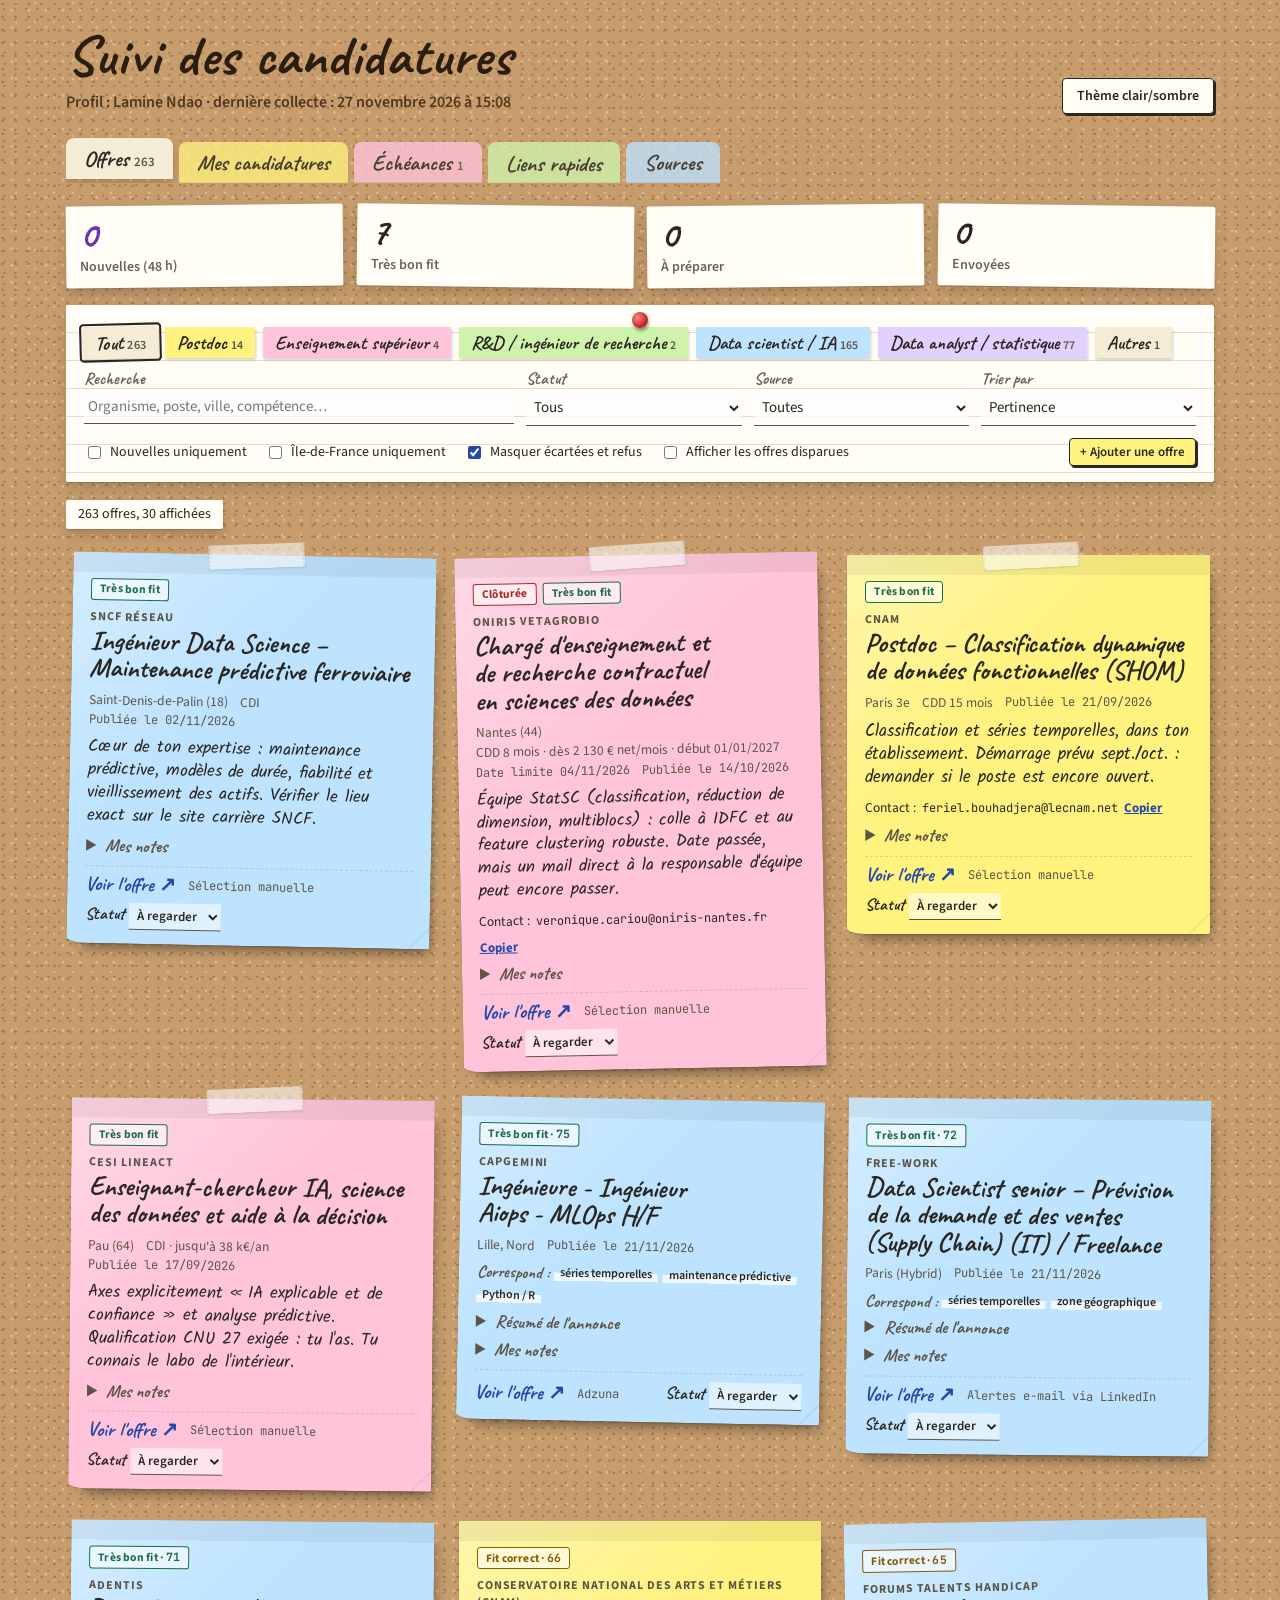
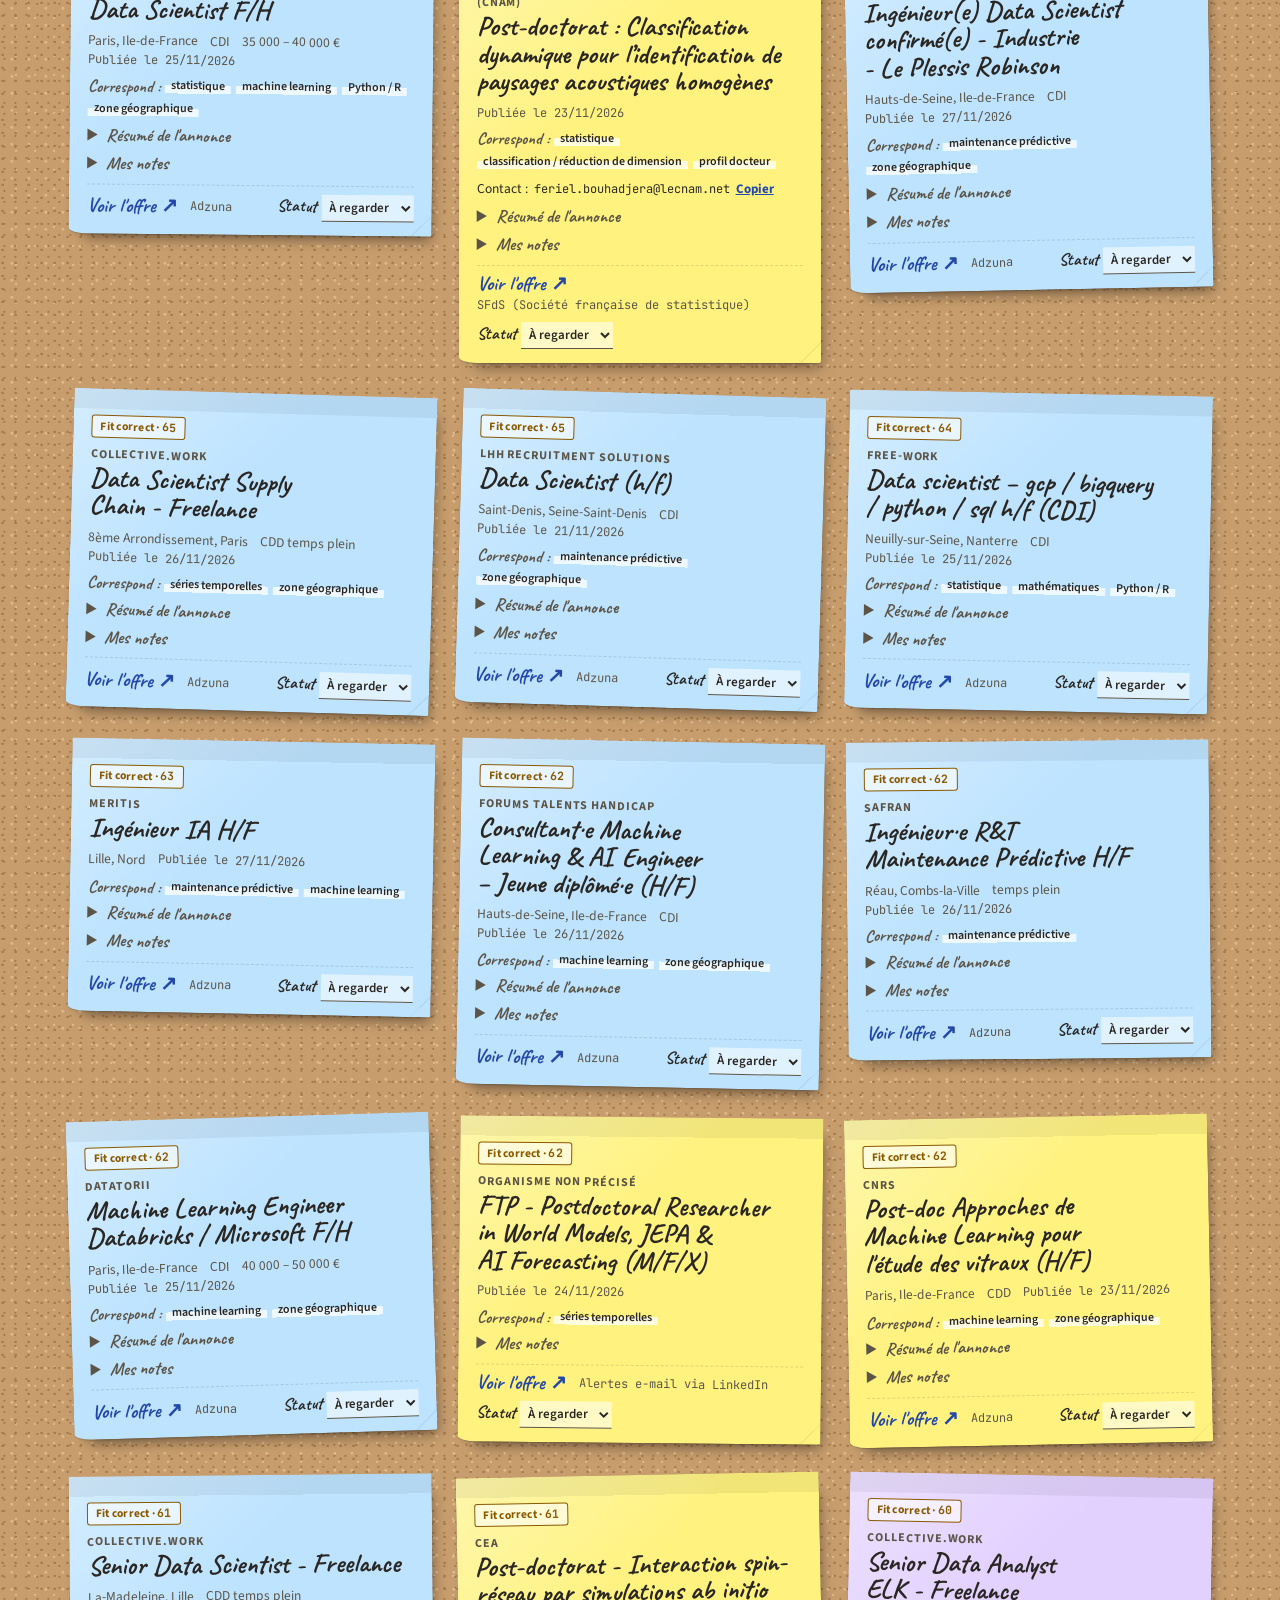
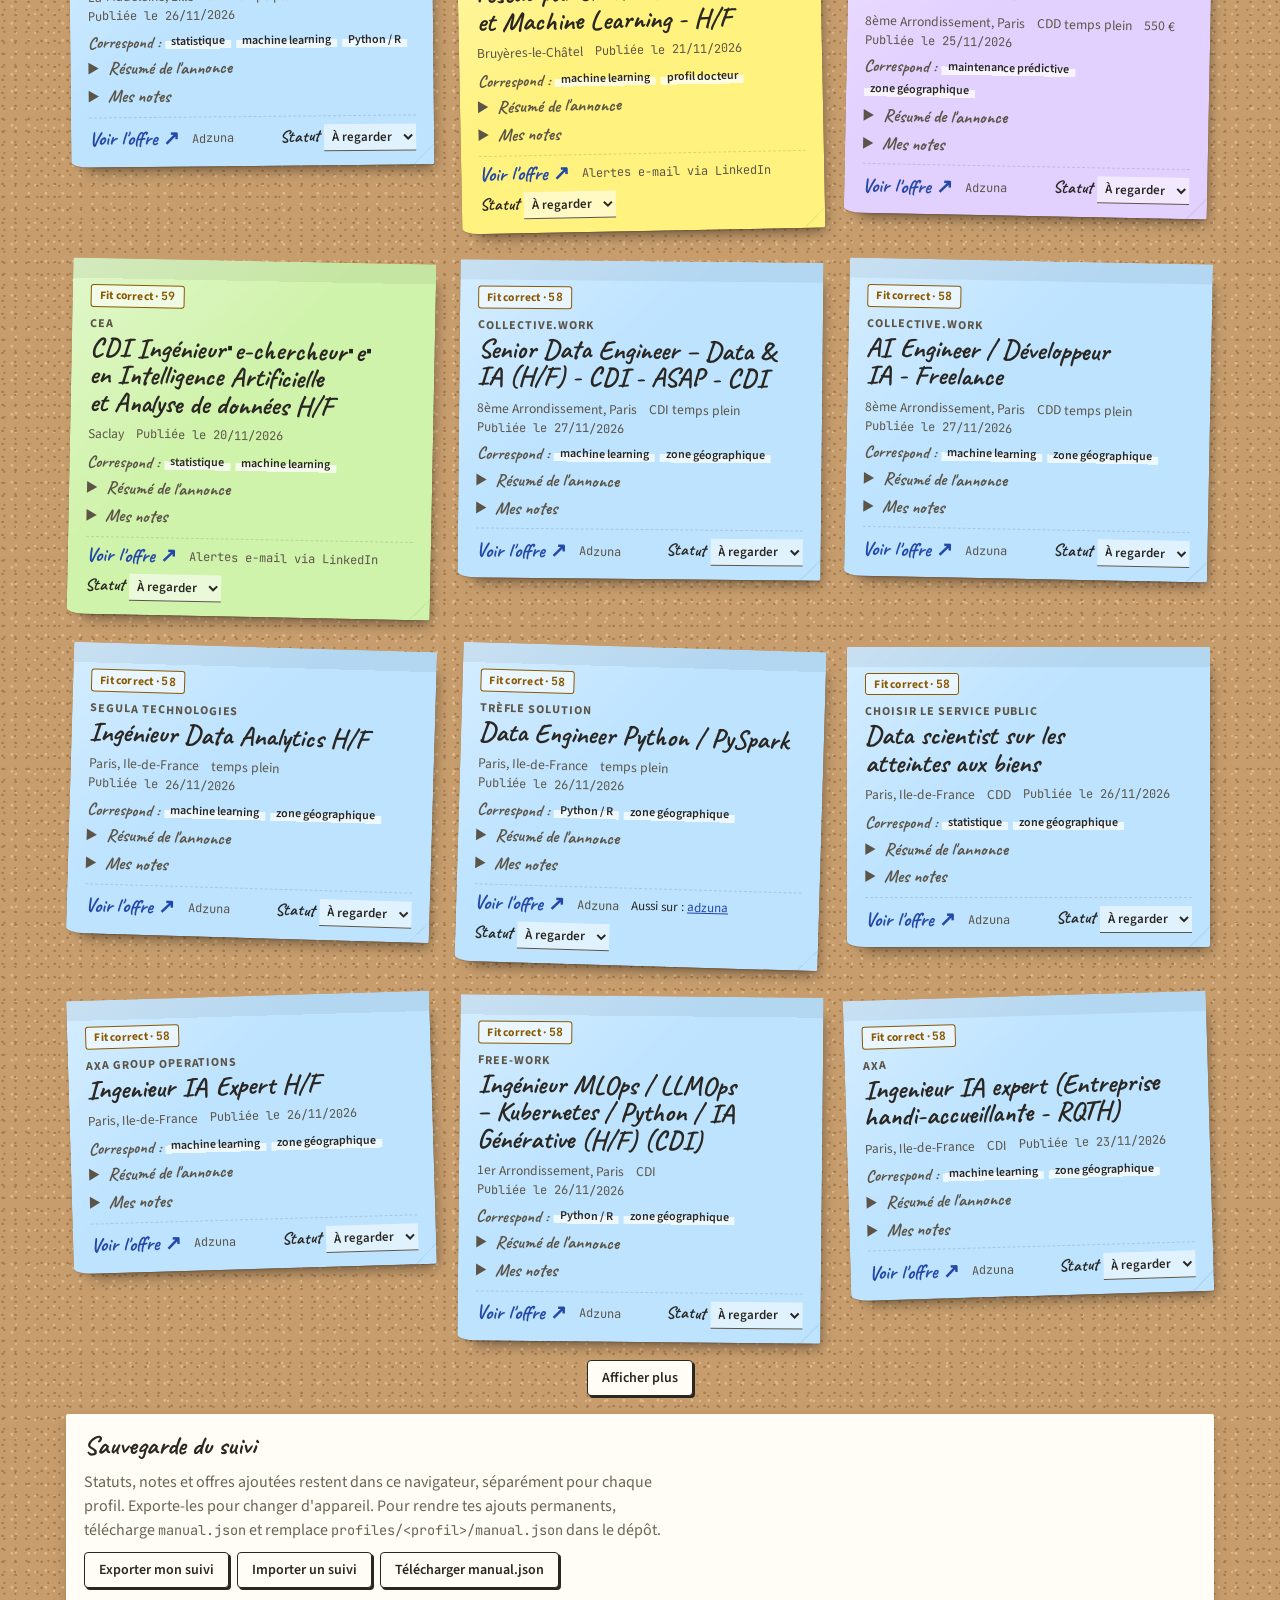
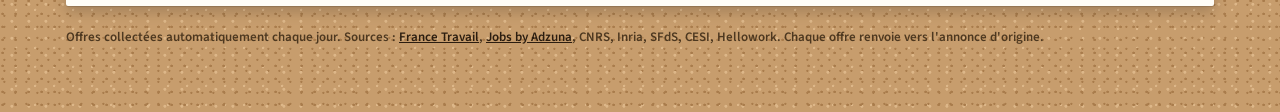
<file: index.html>
<!doctype html>
<html lang="fr">
<head>
  <meta charset="utf-8">
  <meta name="viewport" content="width=device-width, initial-scale=1">
  <title>Suivi des candidatures</title>
  <meta name="description" content="Radar d'offres d'emploi et suivi des candidatures, par profil.">
  <link rel="icon" type="image/png" sizes="32x32" href="[data-uri]">
  <link rel="alternate icon" href="favicon.ico?v=3">
  <link rel="apple-touch-icon" href="apple-touch-icon.png?v=2">
  <meta name="theme-color" content="#c79d6d">
  <link rel="preconnect" href="https://fonts.googleapis.com">
  <link rel="stylesheet" href="https://fonts.googleapis.com/css2?family=Caveat:wght@600;700&family=Kalam:wght@400;700&family=Source+Sans+3:wght@400;600&family=JetBrains+Mono:wght@500&display=swap">
  <link rel="stylesheet" href="styles.css">
</head>
<body>
  <div class="wrap">
    <header class="top">
      <div class="brand">
        <h1>Suivi des candidatures</h1>
        <p class="lede" id="updated">Chargement…</p>
      </div>
      <div class="actions">
        <label class="field inline" id="profile-wrap" hidden><span>Profil</span><select id="profile"></select></label>
        <button class="btn" id="btn-theme" type="button">Thème clair/sombre</button>
      </div>
    </header>

    <nav class="tabs" role="tablist" aria-label="Sections">
      <button role="tab" class="tab" id="tab-offres" data-tab="offres" aria-selected="true">Offres <small id="n-offres"></small></button>
      <button role="tab" class="tab" id="tab-candidatures" data-tab="candidatures" aria-selected="false">Mes candidatures <small id="n-candidatures"></small></button>
      <button role="tab" class="tab" id="tab-echeances" data-tab="echeances" aria-selected="false">Échéances <small id="n-echeances"></small></button>
      <button role="tab" class="tab" id="tab-liens" data-tab="liens" aria-selected="false">Liens rapides</button>
      <button role="tab" class="tab" id="tab-sources" data-tab="sources" aria-selected="false">Sources <small id="n-sources"></small></button>
    </nav>

    <div id="error" class="error" hidden></div>

    <!-- OFFRES -->
    <section id="panel-offres" class="panel" role="tabpanel" aria-labelledby="tab-offres">
      <div class="stats" id="stats"></div>
      <div class="toolbar">
        <div class="chips" role="group" aria-label="Catégorie" id="chips"></div>
        <div class="controls">
          <label class="field grow"><span>Recherche</span><input type="search" id="q" placeholder="Organisme, poste, ville, compétence…"></label>
          <label class="field"><span>Statut</span><select id="f-status"></select></label>
          <label class="field"><span>Source</span><select id="f-source"></select></label>
          <label class="field"><span>Trier par</span>
            <select id="sort">
              <option value="score">Pertinence</option>
              <option value="recent">Plus récentes</option>
              <option value="deadline">Date limite</option>
            </select>
          </label>
        </div>
        <div class="toggles">
          <label><input type="checkbox" id="f-new"> Nouvelles uniquement</label>
          <label><input type="checkbox" id="f-idf"> Île-de-France uniquement</label>
          <label><input type="checkbox" id="f-hide" checked> Masquer écartées et refus</label>
          <label><input type="checkbox" id="f-gone"> Afficher les offres disparues</label>
          <button class="btn small primary" id="btn-add" type="button">+ Ajouter une offre</button>
        </div>
      </div>
      <p class="count" id="count" aria-live="polite"></p>
      <div class="list" id="list"></div>
      <div class="more-wrap"><button class="btn" id="btn-more" type="button" hidden>Afficher plus</button></div>

      <section class="data-tools">
        <h2>Sauvegarde du suivi</h2>
        <p>Statuts, notes et offres ajoutées restent dans ce navigateur, séparément pour chaque profil. Exporte-les pour changer d'appareil. Pour rendre tes ajouts permanents, télécharge <code>manual.json</code> et remplace <code>profiles/&lt;profil&gt;/manual.json</code> dans le dépôt.</p>
        <div class="row">
          <button class="btn" id="btn-export" type="button">Exporter mon suivi</button>
          <label class="btn" for="file-import">Importer un suivi</label>
          <input type="file" id="file-import" accept="application/json" hidden>
          <button class="btn" id="btn-manual" type="button">Télécharger manual.json</button>
        </div>
      </section>
    </section>

    <!-- MES CANDIDATURES -->
    <section id="panel-candidatures" class="panel" role="tabpanel" aria-labelledby="tab-candidatures" hidden>
      <p class="intro">Fais glisser un post-it d'une colonne à l'autre (ou utilise les flèches ‹ ›). Une candidature envoyée depuis plus de 14 jours affiche « Relancer ? ».</p>
      <div class="board-wrap"><div class="board" id="board"></div></div>
    </section>

    <!-- ÉCHÉANCES -->
    <section id="panel-echeances" class="panel" role="tabpanel" aria-labelledby="tab-echeances" hidden>
      <p class="intro">Concours et campagnes à date fixe. À modifier dans la rubrique <code>echeances</code> du fichier de profil.</p>
      <ol class="timeline" id="echeances"></ol>
    </section>

    <!-- LIENS -->
    <section id="panel-liens" class="panel" role="tabpanel" aria-labelledby="tab-liens" hidden>
      <section class="sheet bookmarklet">
        <h2>Bouton « Ajouter au radar »</h2>
        <p>Glisse ce bouton dans la barre de favoris de ton navigateur. Sur n'importe quelle page d'offre (LinkedIn, site d'une école, page d'un labo…), un clic ouvre le radar avec le formulaire déjà rempli : titre, lien et, si tu en as sélectionné un, le passage de texte.</p>
        <p class="row"><a class="btn primary" id="bookmarklet" href="#" draggable="true">＋ Radar</a><span class="hint">← à faire glisser dans la barre de favoris (ne pas cliquer ici)</span></p>
        <p>Si le glisser-déposer ne marche pas : <button class="btn small" id="btn-bm-copy" type="button">Copier le code du favori</button>, crée un nouveau favori et colle ce code à la place de son adresse (URL).</p>
      </section>
      <p class="intro">Sites que le radar ne peut pas lire automatiquement : à consulter à la main, ou à brancher via leurs alertes e-mail.</p>
      <div class="link-groups" id="liens"></div>
    </section>

    <!-- SOURCES -->
    <section id="panel-sources" class="panel" role="tabpanel" aria-labelledby="tab-sources" hidden>
      <p class="intro" id="sources-intro"></p>
      <div class="table-wrap"><table class="sources" id="sources"></table></div>
    </section>

    <footer class="foot-note">
      Offres collectées automatiquement chaque jour. Sources : <a href="https://www.francetravail.fr" target="_blank" rel="noopener">France Travail</a>,
      <a href="https://www.adzuna.fr" target="_blank" rel="noopener">Jobs by Adzuna</a>, CNRS, Inria, SFdS, CESI, Hellowork.
      Chaque offre renvoie vers l'annonce d'origine.
    </footer>
  </div>

  <dialog id="dlg">
    <form id="form">
      <h2>Nouvelle offre</h2>
      <div class="grid">
        <label class="field full"><span>Intitulé du poste *</span><input id="i-title" required></label>
        <label class="field"><span>Organisme *</span><input id="i-org" required></label>
        <label class="field"><span>Lieu</span><input id="i-location"></label>
        <label class="field"><span>Catégorie</span><select id="i-category"></select></label>
        <label class="field"><span>Pertinence</span>
          <select id="i-fit"><option value="hi">Très bon fit</option><option value="mid" selected>Fit correct</option><option value="lo">Fit partiel</option></select>
        </label>
        <label class="field"><span>Contrat</span><input id="i-contract" placeholder="CDI, CDD 24 mois…"></label>
        <label class="field"><span>Date limite</span><input type="date" id="i-deadline"></label>
        <label class="field full"><span>Lien de l'offre</span><input type="url" id="i-url" placeholder="https://…"></label>
        <label class="field full"><span>Contact</span><input id="i-contact" placeholder="nom@exemple.fr"></label>
        <label class="field full"><span>Pourquoi ça colle</span><textarea id="i-why" rows="3"></textarea></label>
      </div>
      <div class="row end">
        <button class="btn" type="button" id="btn-cancel">Annuler</button>
        <button class="btn primary" type="submit">Enregistrer</button>
      </div>
    </form>
  </dialog>

  <div class="toast" id="toast" role="status" hidden></div>
  <script src="app.js"></script>
</body>
</html>
</file>
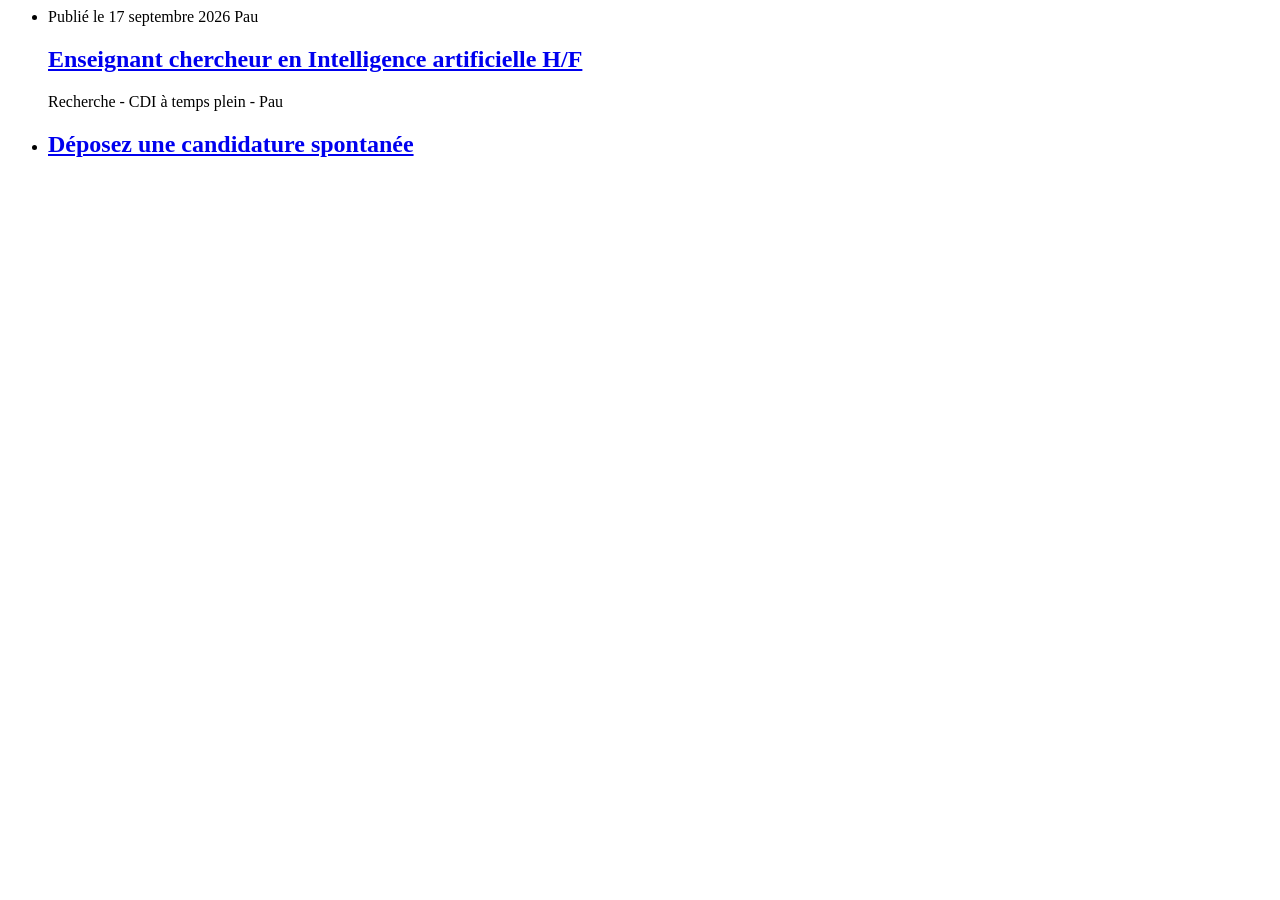
<file: tests/fixtures/cesi.html>
<html><body><ul>
<li><p>Publié le 17 septembre 2026 Pau</p><h2><a href="https://lineact.cesi.fr/recrutement/enseignant-chercheur-ia-fr">Enseignant chercheur en Intelligence artificielle H/F</a></h2><p>Recherche - CDI à temps plein - Pau</p></li>
<li><h2><a href="https://cesi.recruitee.com/o/candidature-spontanee/c/new">Déposez une candidature spontanée</a></h2></li>
</ul></body></html>
</file>
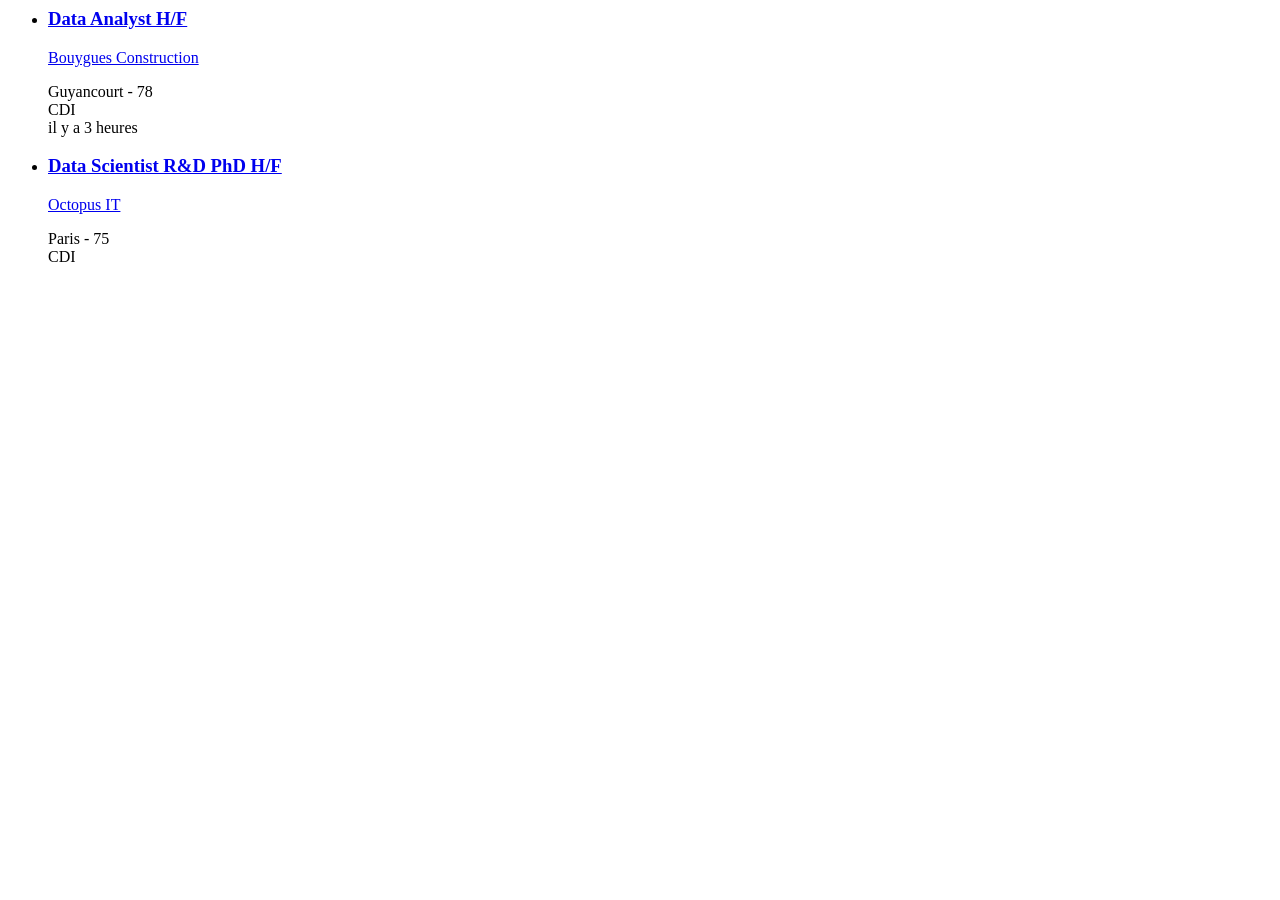
<file: tests/fixtures/hellowork.html>
<html><body><ul>
<li><div><a href="/fr-fr/emplois/71350536.html" title="Data Analyst H/F"><h3>Data Analyst H/F</h3><p>Bouygues Construction</p></a>
<div>Guyancourt - 78</div><div>CDI</div><div>il y a 3 heures</div></div></li>
<li><div><a href="/fr-fr/emplois/71350999.html"><h3>Data Scientist R&amp;D PhD H/F</h3><p>Octopus IT</p></a>
<div>Paris - 75</div><div>CDI</div></div></li>
</ul></body></html>
</file>
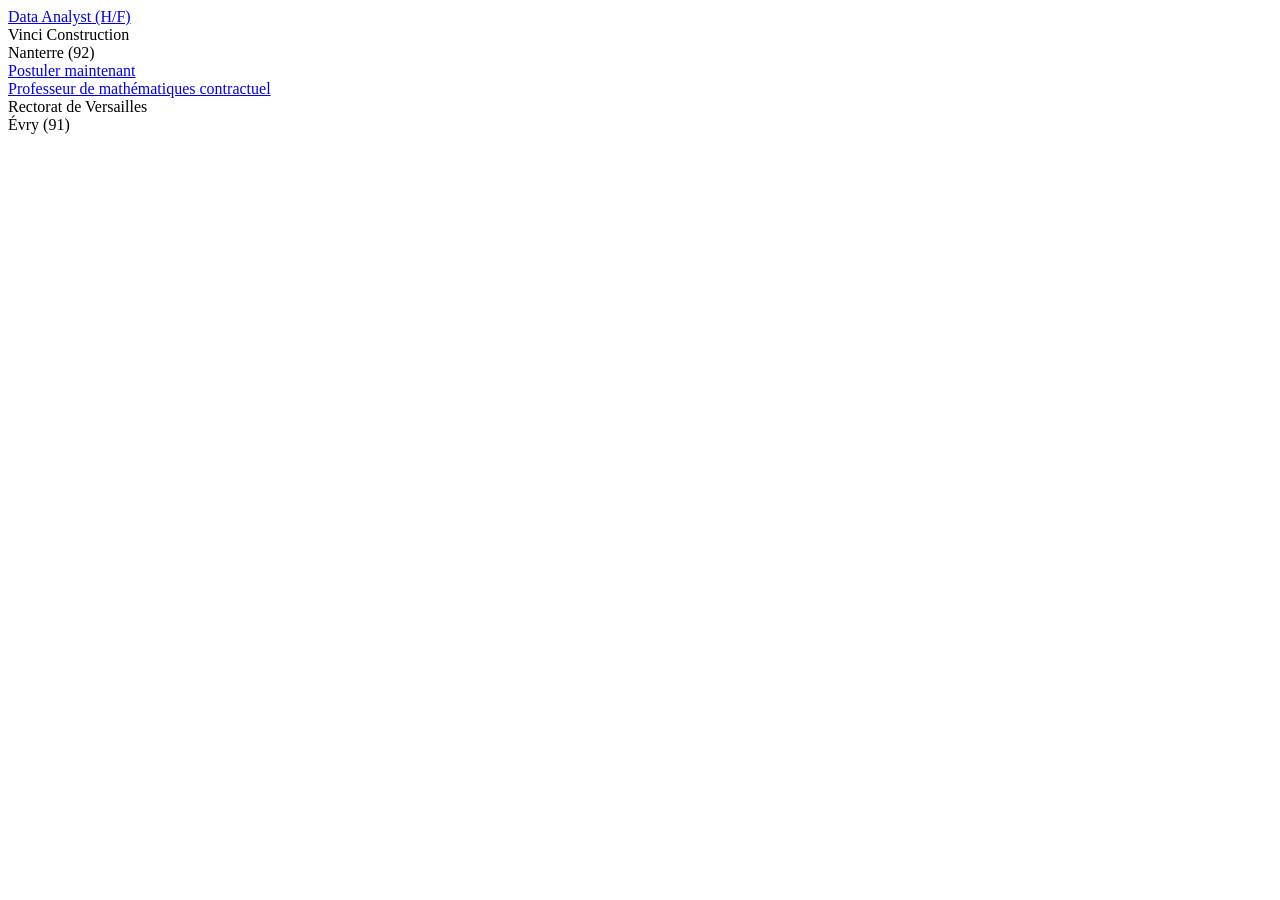
<file: tests/fixtures/indeed_alert.html>
<html><body>
<div><a href="https://fr.indeed.com/rc/clk?jk=3f2a1b9c8d7e6f50&from=ja">Data Analyst (H/F)</a>
<div>Vinci Construction</div><div>Nanterre (92)</div></div>
<div><a href="https://fr.indeed.com/rc/clk?jk=3f2a1b9c8d7e6f50&from=ja&tk=2">Postuler maintenant</a></div>
<div><a href="https://fr.indeed.com/m/viewjob?jk=aaaa1111bbbb2222">Professeur de mathématiques contractuel</a>
<div>Rectorat de Versailles</div><div>Évry (91)</div></div>
</body></html>
</file>
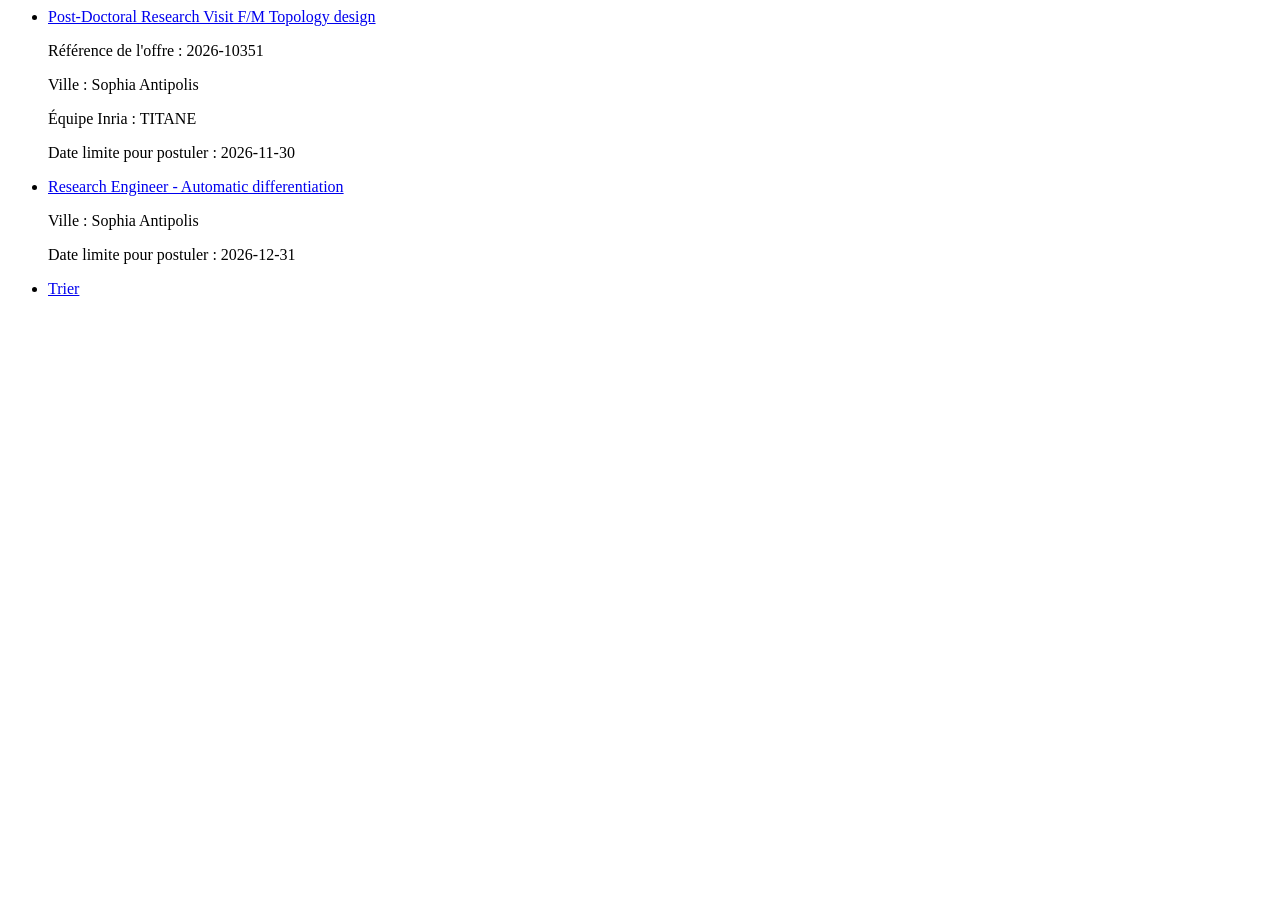
<file: tests/fixtures/inria.html>
<html><body><ul class="offres">
<li><a href="/public/classic/fr/offres/2026-10351">Post-Doctoral Research Visit F/M Topology design</a>
<p>Référence de l'offre : 2026-10351</p><p>Ville : Sophia Antipolis</p><p>Équipe Inria : TITANE</p><p>Date limite pour postuler : 2026-11-30</p></li>
<li><a href="/public/classic/fr/offres/2026-10372">Research Engineer - Automatic differentiation</a>
<p>Ville : Sophia Antipolis</p><p>Date limite pour postuler : 2026-12-31</p></li>
<li><a href="/public/classic/fr/offres?tri=asc">Trier</a></li>
</ul></body></html>
</file>
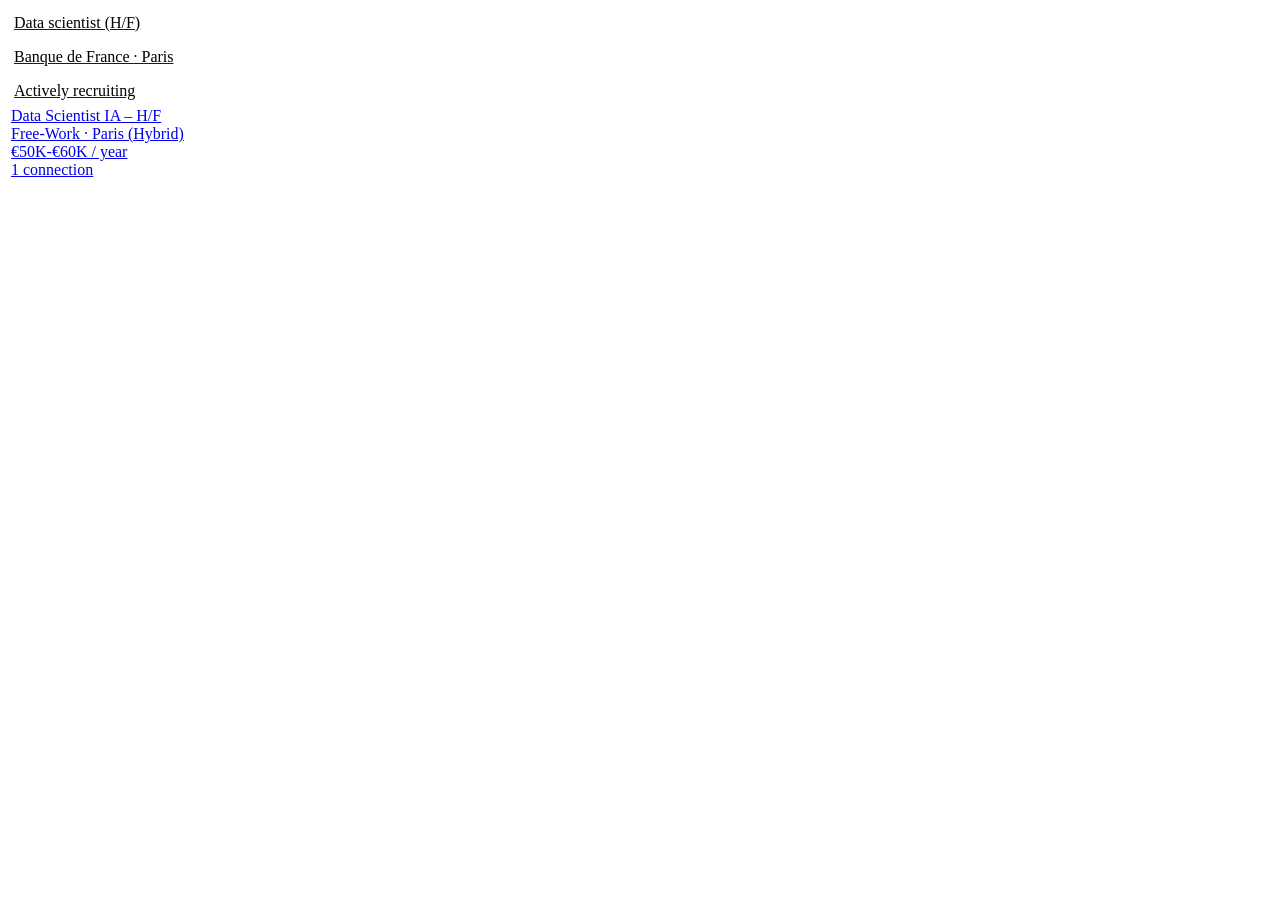
<file: tests/fixtures/linkedin_alert2.html>
<html><body><table><tr><td>
<a href="https://www.linkedin.com/comm/jobs/view/4111111111/?trackingId=q"><table><tr><td><p>Data scientist (H/F)</p><p>Banque de France · Paris</p><p>Actively recruiting</p></td></tr></table></a>
</td></tr><tr><td>
<a href="https://www.linkedin.com/comm/jobs/view/4222222222/?trackingId=r"><span>Data Scientist IA – H/F</span><br><span>Free-Work · Paris (Hybrid)</span><br><span>€50K-€60K / year</span><br><span>1 connection</span></a>
</td></tr></table></body></html>
</file>
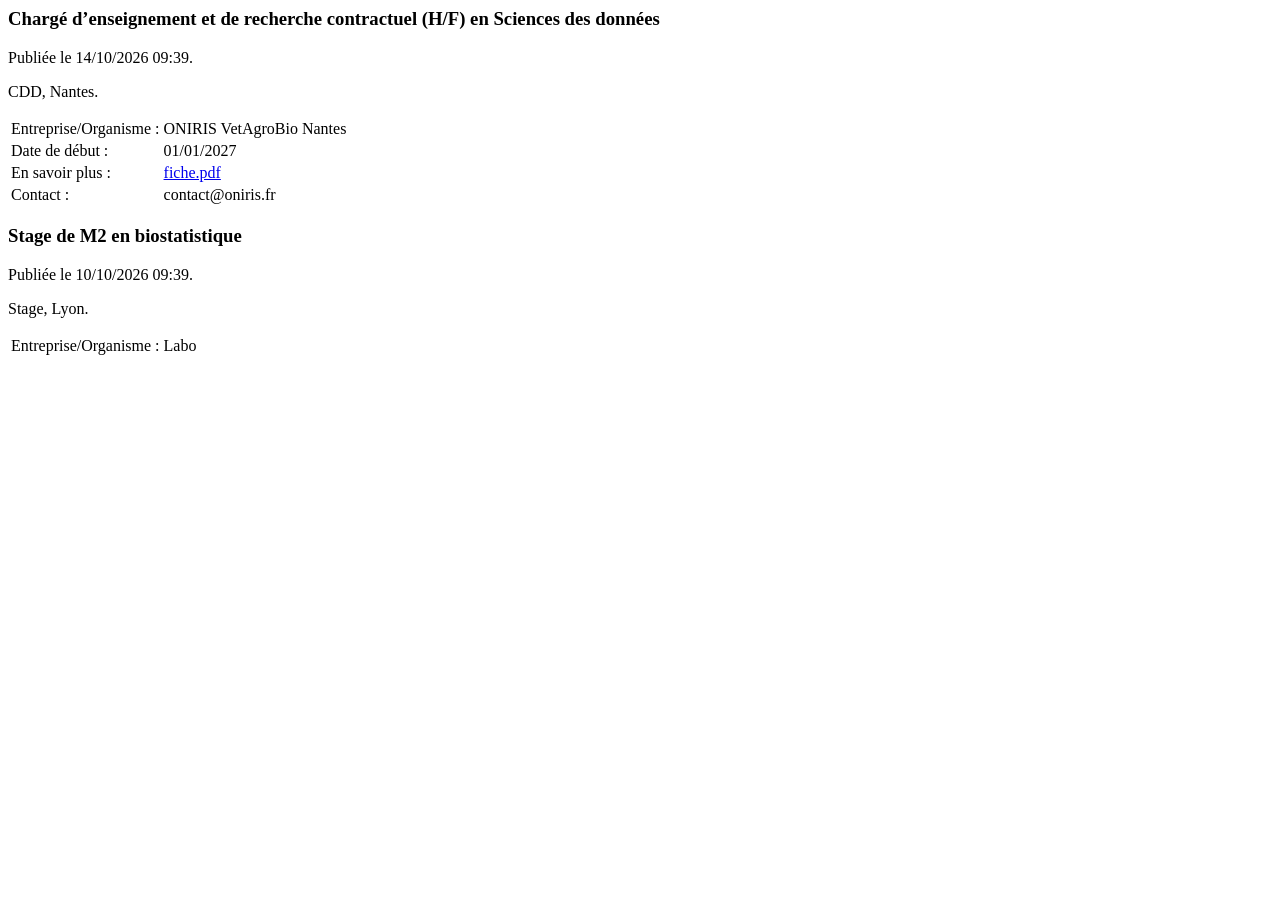
<file: tests/fixtures/sfds.html>
<html><body>
<h3>Chargé d’enseignement et de recherche contractuel (H/F) en Sciences des données</h3>
<p>Publiée le 14/10/2026 09:39.</p><p>CDD, Nantes.</p>
<table><tr><td>Entreprise/Organisme :</td><td>ONIRIS VetAgroBio Nantes</td></tr>
<tr><td>Date de début :</td><td>01/01/2027</td></tr>
<tr><td>En savoir plus :</td><td><a href="/sdoc-15418.pdf">fiche.pdf</a></td></tr>
<tr><td>Contact :</td><td>contact@oniris.fr</td></tr></table>
<h3>Stage de M2 en biostatistique</h3><p>Publiée le 10/10/2026 09:39.</p><p>Stage, Lyon.</p>
<table><tr><td>Entreprise/Organisme :</td><td>Labo</td></tr></table>
</body></html>
</file>
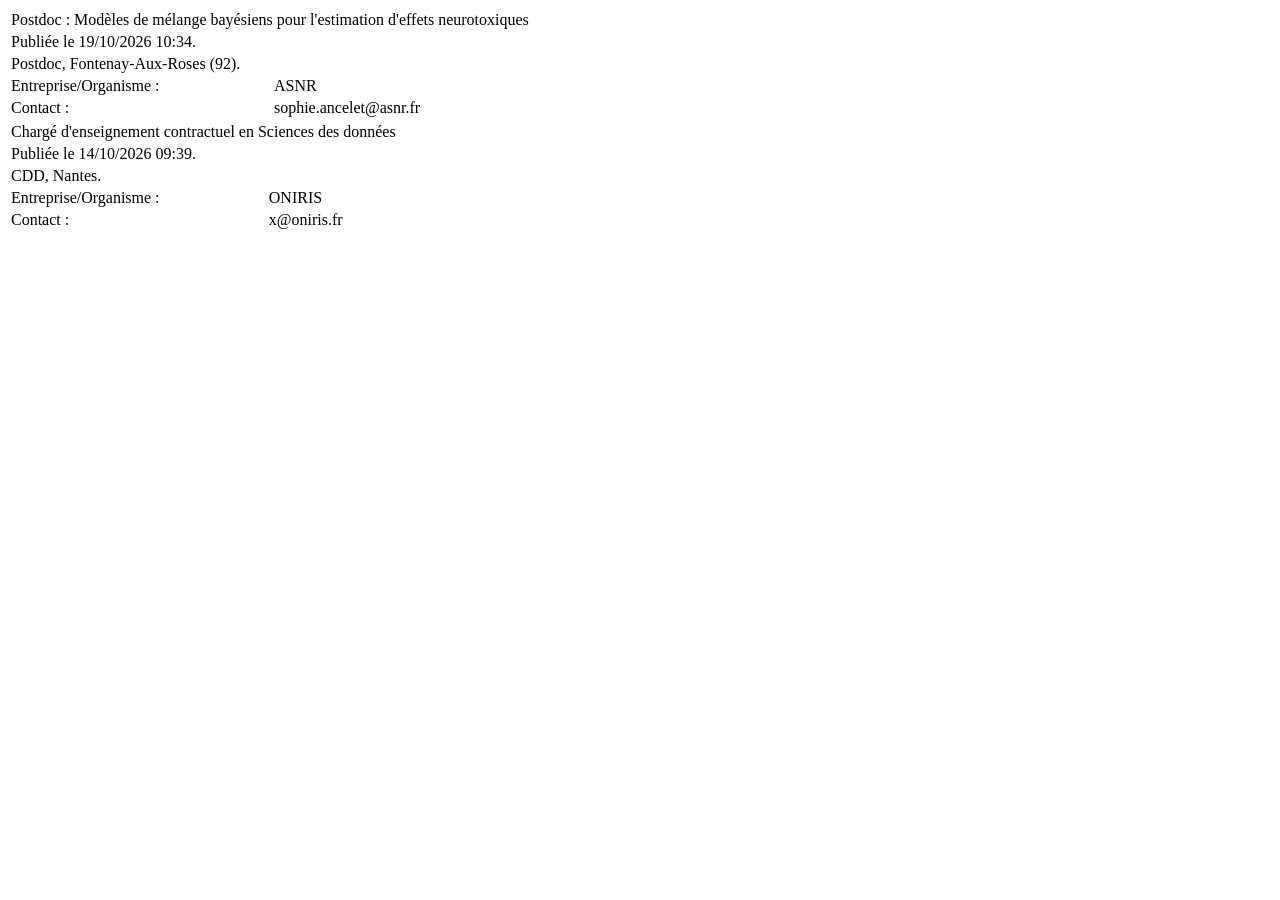
<file: tests/fixtures/sfds_intable.html>
<html><body><table>
<tr><td colspan="2">Postdoc : Modèles de mélange bayésiens pour l'estimation d'effets neurotoxiques</td></tr>
<tr><td colspan="2">Publiée le 19/10/2026 10:34.</td></tr>
<tr><td colspan="2">Postdoc, Fontenay-Aux-Roses (92).</td></tr>
<tr><td>Entreprise/Organisme :</td><td>ASNR</td></tr>
<tr><td>Contact :</td><td>sophie.ancelet@asnr.fr</td></tr>
</table><table>
<tr><td colspan="2">Chargé d'enseignement contractuel en Sciences des données</td></tr>
<tr><td colspan="2">Publiée le 14/10/2026 09:39.</td></tr>
<tr><td colspan="2">CDD, Nantes.</td></tr>
<tr><td>Entreprise/Organisme :</td><td>ONIRIS</td></tr>
<tr><td>Contact :</td><td>x@oniris.fr</td></tr>
</table></body></html>
</file>
<file: styles.css>
/* Tableau de liège : chaque offre est un post-it, les filtres une fiche bristol punaisée.
   Les post-it restent du vrai papier clair dans les deux thèmes ; seul le tableau change. */
:root {
  /* tableau */
  --board: #c79d6d; --board-speck: #a97c4c; --board-speck2: #ddb789;
  --sheet: #fffdf6; --sheet-line: #e6dcc6; --sheet-ink: #2a2722; --sheet-muted: #6b6354;
  --chrome-ink: #2b1d10; --chrome-muted: #4d3820;
  /* encre et accents */
  --ink: #2a2722; --ink-soft: #5c5547; --ink-faint: rgba(42, 39, 34, .14);
  --accent: #2448a8; --accent-fg: #ffffff;
  --hi: #1d6e45; --mid: #8a5a00; --lo: #6b6354; --warn: #b3261e; --new: #6a32b8;
  /* papiers post-it */
  --pi-yellow: #fff27f; --pi-pink: #ffc4da; --pi-orange: #ffd59e; --pi-green: #d0f3ac;
  --pi-blue: #bde3ff; --pi-violet: #e2d0ff; --pi-sand: #f5ecd5;
  --paper-dim: 1;
  /* typo */
  --f-hand: "Caveat", "Kalam", "Segoe Print", "Bradley Hand", cursive;
  --f-note: "Kalam", "Segoe Print", "Bradley Hand", cursive;
  --f-body: "Source Sans 3", ui-sans-serif, system-ui, sans-serif;
  --f-mono: "JetBrains Mono", ui-monospace, Menlo, monospace;
  color-scheme: light;
}
@media (prefers-color-scheme: dark) {
  :root:not([data-theme="light"]) {
    --board: #3a2b1e; --board-speck: #2c2016; --board-speck2: #4a3826;
    --sheet: #f3eee2; --chrome-ink: #f3e7d3; --chrome-muted: #cdb796;
    --paper-dim: .9; color-scheme: dark;
  }
}
:root[data-theme="dark"] {
  --board: #3a2b1e; --board-speck: #2c2016; --board-speck2: #4a3826;
  --sheet: #f3eee2; --chrome-ink: #f3e7d3; --chrome-muted: #cdb796;
  --paper-dim: .9; color-scheme: dark;
}

* { box-sizing: border-box; }
[hidden] { display: none !important; }
body {
  margin: 0; color: var(--chrome-ink); font: 16px/1.5 var(--f-body);
  background-color: var(--board);
  background-image:
    radial-gradient(circle at 20% 30%, var(--board-speck) 0 1px, transparent 1.6px),
    radial-gradient(circle at 70% 60%, var(--board-speck2) 0 1.2px, transparent 1.8px),
    radial-gradient(circle at 40% 80%, var(--board-speck) 0 .8px, transparent 1.4px),
    radial-gradient(circle at 85% 15%, var(--board-speck2) 0 1px, transparent 1.5px);
  background-size: 13px 13px, 17px 17px, 11px 11px, 19px 19px;
}
.wrap {
  max-width: 1180px; margin: 0 auto; padding-block: 28px 64px;
  padding-left: max(16px, env(safe-area-inset-left, 0px)); padding-right: max(16px, env(safe-area-inset-right, 0px));
  display: flex; flex-direction: column; gap: 22px;
}
h1 { font: 700 clamp(38px, 6vw, 56px)/1 var(--f-hand); margin: 0; letter-spacing: .01em; text-wrap: balance; }
h2 { font: 700 26px/1.1 var(--f-hand); margin: 0; }
.lede { color: var(--chrome-muted); margin: 6px 0 0; font-weight: 600; }
.intro { margin: 0; }
code { font-family: var(--f-mono); font-size: .85em; }
a { color: var(--accent); }

/* fiche bristol générique (filtres, onglets secondaires) */
.sheet, .toolbar, .data-tools, .link-group, .table-wrap, .timeline li, .stat, .error, .intro, .count:not(:empty) {
  background: var(--sheet); color: var(--sheet-ink); filter: brightness(var(--paper-dim));
  box-shadow: 0 1px 1px rgba(0,0,0,.15), 0 6px 14px rgba(0,0,0,.18);
}

.top { display: flex; flex-wrap: wrap; justify-content: space-between; align-items: flex-end; gap: 16px; }
.actions, .row { display: flex; flex-wrap: wrap; gap: 8px; align-items: center; }
.row.end { justify-content: flex-end; }
.field.inline span { color: var(--chrome-muted); }

.btn {
  font: 600 14px var(--f-body); border: 1.5px solid var(--ink); background: var(--sheet); color: var(--ink);
  padding: 7px 14px; border-radius: 4px; cursor: pointer; display: inline-flex; align-items: center; gap: 6px;
  box-shadow: 2px 2px 0 var(--ink);
}
.btn:hover { transform: translate(-1px, -1px); box-shadow: 3px 3px 0 var(--ink); }
.btn:active { transform: translate(1px, 1px); box-shadow: 1px 1px 0 var(--ink); }
.btn.primary { background: var(--pi-yellow); }
.btn.small { padding: 4px 10px; font-size: 13px; }
.btn.danger { color: var(--warn); border-color: var(--warn); box-shadow: 2px 2px 0 var(--warn); }
:focus-visible { outline: 2px dashed var(--accent); outline-offset: 3px; }

/* onglets = intercalaires en papier */
.tabs { display: flex; gap: 6px; overflow-x: auto; padding-top: 6px; }
.tab {
  font: 700 22px/1 var(--f-hand); border: 0; cursor: pointer; white-space: nowrap; color: var(--ink);
  padding: 10px 18px 8px; border-radius: 8px 8px 0 0; background: var(--pi-sand); opacity: .78;
  box-shadow: 0 -1px 0 rgba(0,0,0,.08) inset; filter: brightness(var(--paper-dim));
}
.tab:nth-child(2) { background: var(--pi-yellow); }
.tab:nth-child(3) { background: var(--pi-pink); }
.tab:nth-child(4) { background: var(--pi-green); }
.tab:nth-child(5) { background: var(--pi-blue); }
.tab[aria-selected="true"] { opacity: 1; transform: translateY(-4px); box-shadow: 0 4px 10px rgba(0,0,0,.2); }
.tab small { font: 600 13px var(--f-body); color: var(--ink-soft); }
.panel { display: flex; flex-direction: column; gap: 18px; }
.error { border-radius: 2px; padding: 12px 16px; border-left: 4px solid var(--warn); }
.intro { padding: 10px 16px; border-radius: 2px; width: fit-content; max-width: 100%; }

/* compteurs = petites étiquettes */
.stats { display: grid; grid-template-columns: repeat(4, 1fr); gap: 14px; }
.stat { padding: 10px 14px; border-radius: 2px; transform: rotate(-.6deg); }
.stat:nth-child(2n) { transform: rotate(.7deg); }
.stat b { display: block; font: 700 38px/1 var(--f-hand); font-variant-numeric: tabular-nums; }
.stat span { color: var(--sheet-muted); font-size: 14px; font-weight: 600; }
.stat.new b { color: var(--new); }

/* fiche des filtres, punaisée */
.toolbar {
  position: relative; display: flex; flex-direction: column; gap: 12px; padding: 22px 18px 16px; border-radius: 2px;
  background-image: repeating-linear-gradient(to bottom, transparent 0 27px, var(--sheet-line) 27px 28px);
}
.toolbar::before {
  content: ""; position: absolute; top: 7px; left: 50%; width: 16px; height: 16px; margin-left: -8px; border-radius: 50%;
  background: radial-gradient(circle at 35% 35%, #ff8a80, #c62828 60%, #7f1010); box-shadow: 1px 3px 3px rgba(0,0,0,.35);
}
.chips { display: flex; flex-wrap: wrap; gap: 8px; }
.chip {
  font: 700 19px/1.1 var(--f-hand); border: 0; color: var(--ink); padding: 6px 12px 4px; cursor: pointer;
  background: var(--pi-sand); box-shadow: 1px 2px 3px rgba(0,0,0,.18); border-radius: 1px;
}
.chip[data-cat="postdoc"] { background: var(--pi-yellow); }
.chip[data-cat="ens_sup"] { background: var(--pi-pink); }
.chip[data-cat="ens_sec"] { background: var(--pi-orange); }
.chip[data-cat="rd"] { background: var(--pi-green); }
.chip[data-cat="ds"] { background: var(--pi-blue); }
.chip[data-cat="da"] { background: var(--pi-violet); }
.chip[aria-pressed="true"] { outline: 2.5px solid var(--ink); outline-offset: 1px; transform: rotate(-1.5deg) scale(1.04); }
.chip small { font: 600 12px var(--f-body); color: var(--ink-soft); margin-left: 4px; font-variant-numeric: tabular-nums; }
.controls { display: grid; grid-template-columns: 2fr 1fr 1fr 1fr; gap: 12px; }
.toggles { display: flex; flex-wrap: wrap; gap: 8px 18px; align-items: center; font-size: 14px; }
.toggles label { display: inline-flex; gap: 6px; align-items: center; cursor: pointer; }
.toggles .btn { margin-left: auto; }

.field { display: flex; flex-direction: column; gap: 3px; min-width: 0; }
.field.inline { flex-direction: row; align-items: center; gap: 8px; }
.field > span { font: 700 17px/1 var(--f-hand); color: var(--sheet-muted); }
input, select, textarea {
  font: 15px var(--f-body); background: rgba(255,255,255,.7); color: var(--ink); border: 0; border-bottom: 1.5px solid var(--ink-soft);
  border-radius: 0; padding: 6px 4px; width: 100%;
}
.top select { background: var(--sheet); border: 1.5px solid var(--ink); border-radius: 4px; padding: 6px 8px; }
input[type="checkbox"] { width: auto; accent-color: var(--accent); }
textarea { resize: vertical; }
.count { margin: 0; font-size: 14px; padding: 4px 12px; width: fit-content; border-radius: 2px; }

/* ------------------------------------------------------------------ les post-it */
.list { display: grid; grid-template-columns: repeat(auto-fill, minmax(290px, 1fr)); gap: 30px 26px; align-items: start; padding: 8px 4px 0; }
.more-wrap { display: flex; justify-content: center; }
.empty {
  grid-column: 1 / -1; justify-self: center; text-align: center; color: var(--ink); background: var(--pi-sand);
  padding: 28px 30px; font: 700 26px/1.2 var(--f-hand); transform: rotate(-1.5deg); box-shadow: 0 8px 16px rgba(0,0,0,.2);
}

.job {
  --paper: var(--pi-sand);
  position: relative; color: var(--ink); padding: 26px 18px 14px; min-width: 0;
  display: flex; flex-direction: column; gap: 8px;
  transform: rotate(var(--rot, 0deg)); transition: transform .18s ease, box-shadow .18s ease;
  filter: brightness(var(--paper-dim));
  background:
    linear-gradient(to bottom, rgba(0,0,0,.055) 0 20px, transparent 20px),                /* bande adhésive */
    linear-gradient(135deg, rgba(255,255,255,.35), transparent 40%),                       /* reflet */
    linear-gradient(315deg, transparent 0 14px, rgba(0,0,0,.06) 14px 15px, transparent 15px), /* pli du coin */
    var(--paper);
  border-radius: 1px 1px 2px 18px / 1px 1px 2px 6px;
  box-shadow: 0 1px 1px rgba(0,0,0,.12), 8px 12px 14px -8px rgba(0,0,0,.42), -2px 4px 8px -6px rgba(0,0,0,.2);
}

.job:hover, .job:focus-within { transform: rotate(0deg) translateY(-3px) scale(1.015); z-index: 2; box-shadow: 0 2px 2px rgba(0,0,0,.1), 0 14px 22px rgba(0,0,0,.22); }
.job.dim { opacity: .55; }
.job.cat-postdoc { --paper: var(--pi-yellow); }
.job.cat-ens_sup { --paper: var(--pi-pink); }
.job.cat-ens_sec { --paper: var(--pi-orange); }
.job.cat-rd { --paper: var(--pi-green); }
.job.cat-ds { --paper: var(--pi-blue); }
.job.cat-da { --paper: var(--pi-violet); }

/* sélection manuelle : scotchée */
.job.pinned::before {
  content: ""; position: absolute; top: -11px; left: 50%; width: 92px; height: 24px; margin-left: -46px;
  transform: rotate(-3deg); background: rgba(255, 255, 255, .55);
  border-left: 2px dotted rgba(0,0,0,.08); border-right: 2px dotted rgba(0,0,0,.08);
  box-shadow: 0 1px 2px rgba(0,0,0,.12);
}

/* tampon de statut */
.stamp {
  position: absolute; top: 34px; right: 10px; z-index: 1; pointer-events: none;
  font: 700 15px/1 var(--f-body); letter-spacing: .12em; text-transform: uppercase;
  padding: 5px 9px; border: 2.5px solid currentColor; border-radius: 4px;
  transform: rotate(-11deg); opacity: .78; mix-blend-mode: multiply;
  -webkit-mask-image: radial-gradient(circle at 30% 40%, #000 60%, rgba(0,0,0,.65) 61%, #000 75%);
          mask-image: radial-gradient(circle at 30% 40%, #000 60%, rgba(0,0,0,.65) 61%, #000 75%);
}
.stamp.st-1 { color: #1f47a8; }
.stamp.st-2 { color: #15703f; }
.stamp.st-3 { color: #6a2fb8; }
.stamp.st-4 { color: #a46a00; }
.stamp.st-5 { color: #b3261e; }
.stamp.st-6 { color: #5c5547; }

.head { min-width: 0; display: flex; flex-direction: column; gap: 2px; }
.org { font: 700 12px var(--f-body); text-transform: uppercase; letter-spacing: .08em; color: var(--ink-soft); overflow-wrap: anywhere; padding-right: 4px; }
.title { font: 700 27px/1.02 var(--f-hand); margin: 0; overflow-wrap: anywhere; text-wrap: balance; }
.badges { display: flex; flex-wrap: wrap; gap: 6px; order: -1; min-height: 0; }
.badges:empty { display: none; }
.pill {
  font: 700 11.5px/1 var(--f-body); padding: 4px 8px; white-space: nowrap; letter-spacing: .02em;
  background: rgba(255,255,255,.6); border: 1.5px solid currentColor; border-radius: 3px;
}
.pill.hi { color: var(--hi); }
.pill.mid { color: var(--mid); }
.pill.lo { color: var(--lo); }
.pill.warn { color: var(--warn); }
.pill.new { color: #fff; background: var(--new); border-color: var(--new); transform: rotate(-3deg); }
.pill.mine { color: var(--accent); }
.score { font-family: var(--f-mono); font-variant-numeric: tabular-nums; }
.meta { display: flex; flex-wrap: wrap; gap: 0 12px; color: var(--ink-soft); font-size: 13.5px; }
.mono { font-family: var(--f-mono); font-size: 12px; }
.why { margin: 0; font: 17px/1.35 var(--f-note); }
.reasons { display: flex; flex-wrap: wrap; gap: 5px; align-items: center; font: 700 17px/1 var(--f-hand); color: var(--ink-soft); }
.tag {
  font: 600 12px/1 var(--f-body); color: var(--ink); padding: 3px 6px; border-radius: 2px;
  background: linear-gradient(transparent 45%, rgba(255, 255, 255, .75) 45% 90%, transparent 90%);   /* surligné */
}
.contact { font-size: 13.5px; display: flex; align-items: center; gap: 6px; flex-wrap: wrap; }
.contact .mono { user-select: all; overflow-wrap: anywhere; }
.link-btn { background: none; border: 0; color: var(--accent); font: 700 13px var(--f-body); cursor: pointer; padding: 0; text-decoration: underline; }
details.more summary { cursor: pointer; font: 700 18px/1.1 var(--f-hand); color: var(--ink-soft); }
details.more p { margin: 6px 0 0; font-size: 13.5px; color: var(--ink-soft); }
details.more textarea {
  margin-top: 6px; font: 17px/24px var(--f-note); padding: 0 4px; border: 0;
  background: repeating-linear-gradient(to bottom, transparent 0 23px, var(--ink-faint) 23px 24px); background-color: rgba(255,255,255,.35);
}
.foot { display: flex; flex-wrap: wrap; align-items: center; justify-content: space-between; gap: 8px; margin-top: 2px; padding-top: 8px; border-top: 1.5px dashed var(--ink-faint); }
.foot .links { display: flex; flex-wrap: wrap; gap: 2px 12px; align-items: center; font-size: 13px; min-width: 0; }
.foot .links .mono { color: var(--ink-soft); }
.foot a.main { font: 700 20px/1 var(--f-hand); color: var(--accent); text-decoration: none; }
.foot a:hover { text-decoration: underline; }
.foot .right { display: flex; flex-wrap: wrap; align-items: center; gap: 6px; font: 700 17px/1 var(--f-hand); }
.foot select { width: auto; padding: 3px 4px; font: 600 13px var(--f-body); background: rgba(255,255,255,.55); }

/* ------------------------------------------------------------------ mes candidatures : colonnes tracées à la craie */
.board-wrap { overflow-x: auto; padding-bottom: 8px; }
.board { display: grid; grid-template-columns: repeat(5, minmax(196px, 1fr)); gap: 14px; min-width: 1036px; align-items: start; }
.lane {
  border: 2px dashed rgba(255, 255, 255, .45); border-radius: 6px; padding: 10px 10px 14px; min-height: 260px;
  background: rgba(0, 0, 0, .06); transition: background .15s;
}
.lane.over { background: rgba(255, 255, 255, .18); border-color: var(--chrome-ink); }
.lane h2 { color: var(--chrome-ink); font-size: 28px; margin: 0 2px 10px; display: flex; align-items: baseline; gap: 8px; }
.lane h2 small { font: 700 14px var(--f-body); color: var(--chrome-muted); }
.lane-body { display: flex; flex-direction: column; gap: 14px; }
.lane-empty { margin: 8px 4px; font: 700 19px/1.2 var(--f-hand); color: var(--chrome-muted); }
.mini {
  --paper: var(--pi-sand); position: relative; color: var(--ink); padding: 18px 12px 8px; cursor: grab;
  display: flex; flex-direction: column; gap: 4px; filter: brightness(var(--paper-dim));
  background: linear-gradient(to bottom, rgba(0,0,0,.05) 0 14px, transparent 14px), var(--paper);
  box-shadow: 0 1px 1px rgba(0,0,0,.12), 6px 9px 10px -6px rgba(0,0,0,.4);
  transform: rotate(-.8deg);
}
.mini:nth-child(2n) { transform: rotate(.9deg); }
.mini.dragging { opacity: .45; }
.mini.cat-postdoc { --paper: var(--pi-yellow); } .mini.cat-ens_sup { --paper: var(--pi-pink); } .mini.cat-ens_sec { --paper: var(--pi-orange); }
.mini.cat-rd { --paper: var(--pi-green); } .mini.cat-ds { --paper: var(--pi-blue); } .mini.cat-da { --paper: var(--pi-violet); }
.mini .org { font-size: 10.5px; }
.mini h3 { margin: 0; font: 700 21px/1.02 var(--f-hand); overflow-wrap: anywhere; }
.mini-meta { display: flex; flex-wrap: wrap; gap: 4px 8px; align-items: center; font-size: 12px; color: var(--ink-soft); }
.mini-notes { margin: 2px 0 0; font: 14px/1.3 var(--f-note); color: var(--ink-soft); }
.mini-foot { display: flex; justify-content: space-between; align-items: center; margin-top: 4px; padding-top: 4px; border-top: 1.5px dashed var(--ink-faint); }
.mini-foot a { font: 700 17px/1 var(--f-hand); color: var(--accent); text-decoration: none; }
.arrow { background: rgba(255,255,255,.5); border: 1.5px solid var(--ink); color: var(--ink); border-radius: 50%; width: 26px; height: 26px; font: 700 16px/1 var(--f-body); cursor: pointer; }
.arrow:disabled { opacity: .25; cursor: default; }

/* ------------------------------------------------------------------ échéances = fiches agrafées */
.timeline { list-style: none; margin: 0; padding: 0; display: grid; grid-template-columns: repeat(auto-fill, minmax(300px, 1fr)); gap: 22px; }
.timeline li { position: relative; padding: 22px 18px 16px; border-radius: 2px; display: flex; flex-direction: column; gap: 6px; transform: rotate(-.5deg); }
.timeline li:nth-child(2n) { transform: rotate(.6deg); }
.timeline li::before { content: ""; position: absolute; top: 8px; left: 18px; width: 26px; height: 6px; border: 2px solid #8b8b8b; border-bottom: 0; border-radius: 2px 2px 0 0; }
.timeline .when { font: 700 30px/1 var(--f-hand); font-variant-numeric: tabular-nums; }
.timeline .when small { display: block; font: 600 13px var(--f-body); color: var(--sheet-muted); margin-top: 2px; }
.timeline .when.soon { color: var(--warn); }
.timeline h3 { margin: 0; font: 600 16px/1.3 var(--f-body); }
.timeline p { margin: 0; color: var(--sheet-muted); font-size: 14px; }
.timeline li.past { opacity: .55; }

/* ------------------------------------------------------------------ liens rapides */
.bookmarklet { padding: 18px 20px; border-radius: 2px; display: flex; flex-direction: column; gap: 8px; max-width: 760px; transform: rotate(-.4deg); }
.bookmarklet p { margin: 0; color: var(--sheet-muted); }
.bookmarklet .btn { font: 700 22px/1 var(--f-hand); cursor: grab; }
.bookmarklet .hint { font: 700 18px/1 var(--f-hand); color: var(--sheet-muted); }
.link-groups { display: grid; grid-template-columns: repeat(auto-fill, minmax(300px, 1fr)); gap: 22px; align-items: start; }
.link-group {
  padding: 18px 18px 14px; border-radius: 2px; min-width: 0;
  background-image: repeating-linear-gradient(to bottom, transparent 0 27px, var(--sheet-line) 27px 28px);
  background-position: 0 44px;
}
.link-group ul { margin: 10px 0 0; padding: 0; list-style: none; display: flex; flex-direction: column; gap: 6px; }
.link-group a { text-decoration: none; font-weight: 600; }
.link-group a:hover { text-decoration: underline; }

/* ------------------------------------------------------------------ sources */
.table-wrap { overflow-x: auto; border-radius: 2px; }
table.sources { border-collapse: collapse; width: 100%; font-size: 14px; }
table.sources th, table.sources td { text-align: left; padding: 10px 14px; border-bottom: 1px solid var(--sheet-line); vertical-align: top; }
table.sources th { font: 700 18px var(--f-hand); color: var(--sheet-muted); }
table.sources tr:last-child td { border-bottom: 0; }
table.sources td.num { font-variant-numeric: tabular-nums; text-align: right; }
table.sources ul { margin: 4px 0 0; padding-left: 18px; color: var(--sheet-muted); }

.data-tools { padding: 18px; border-radius: 2px; display: flex; flex-direction: column; gap: 10px; }
.data-tools p { margin: 0; max-width: 75ch; color: var(--sheet-muted); }
.foot-note { color: var(--chrome-muted); font-size: 13px; font-weight: 600; }
.foot-note a { color: var(--chrome-ink); }

dialog {
  border: 0; border-radius: 2px; color: var(--ink); background: var(--pi-yellow);
  width: min(620px, calc(100vw - 32px)); padding: 24px 22px 20px; max-height: calc(100vh - 32px);
  box-shadow: 0 20px 40px rgba(0,0,0,.35);
}
dialog::backdrop { background: rgb(30 20 10 / .5); }
dialog h2 { font-size: 32px; }
dialog input, dialog select, dialog textarea { background: rgba(255,255,255,.5); }
dialog .field > span { color: var(--ink-soft); }
dialog form { display: flex; flex-direction: column; gap: 16px; }
.grid { display: grid; grid-template-columns: 1fr 1fr; gap: 12px; }
.grid .full { grid-column: 1 / -1; }

.toast {
  position: fixed; left: 50%; bottom: calc(20px + env(safe-area-inset-bottom, 0px)); z-index: 10;
  transform: translateX(-50%) rotate(-1.5deg); background: var(--pi-yellow); color: var(--ink);
  padding: 10px 18px 8px; font: 700 22px/1 var(--f-hand); box-shadow: 0 8px 18px rgba(0,0,0,.3);
}

@media (max-width: 720px) {
  .stats { grid-template-columns: repeat(2, 1fr); }
  .controls { grid-template-columns: 1fr 1fr; }
  .controls .grow { grid-column: 1 / -1; }
  .grid { grid-template-columns: 1fr; }
  .toggles .btn { margin-left: 0; }
  .list { gap: 26px; }
}
@media (prefers-reduced-motion: reduce) {
  .job, .job:hover, .job:focus-within { transition: none; transform: none; }
}
</file>
